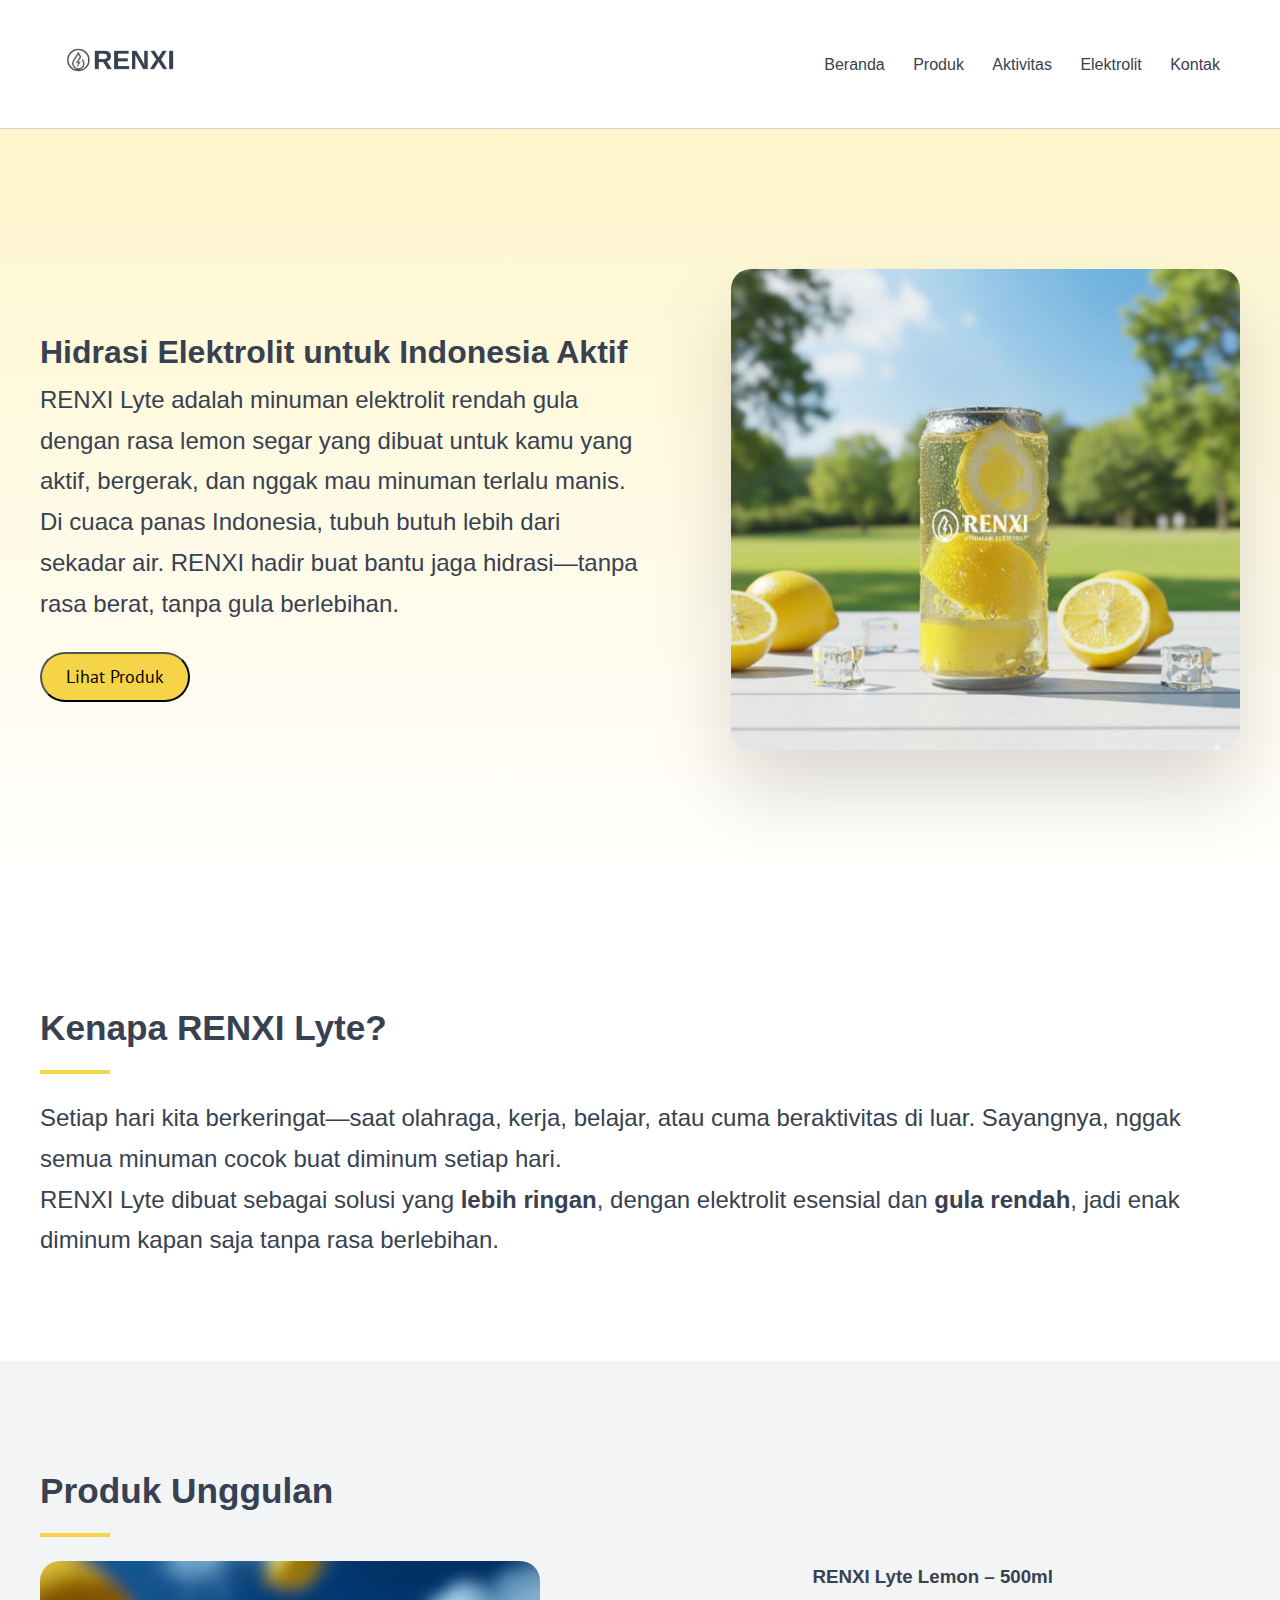
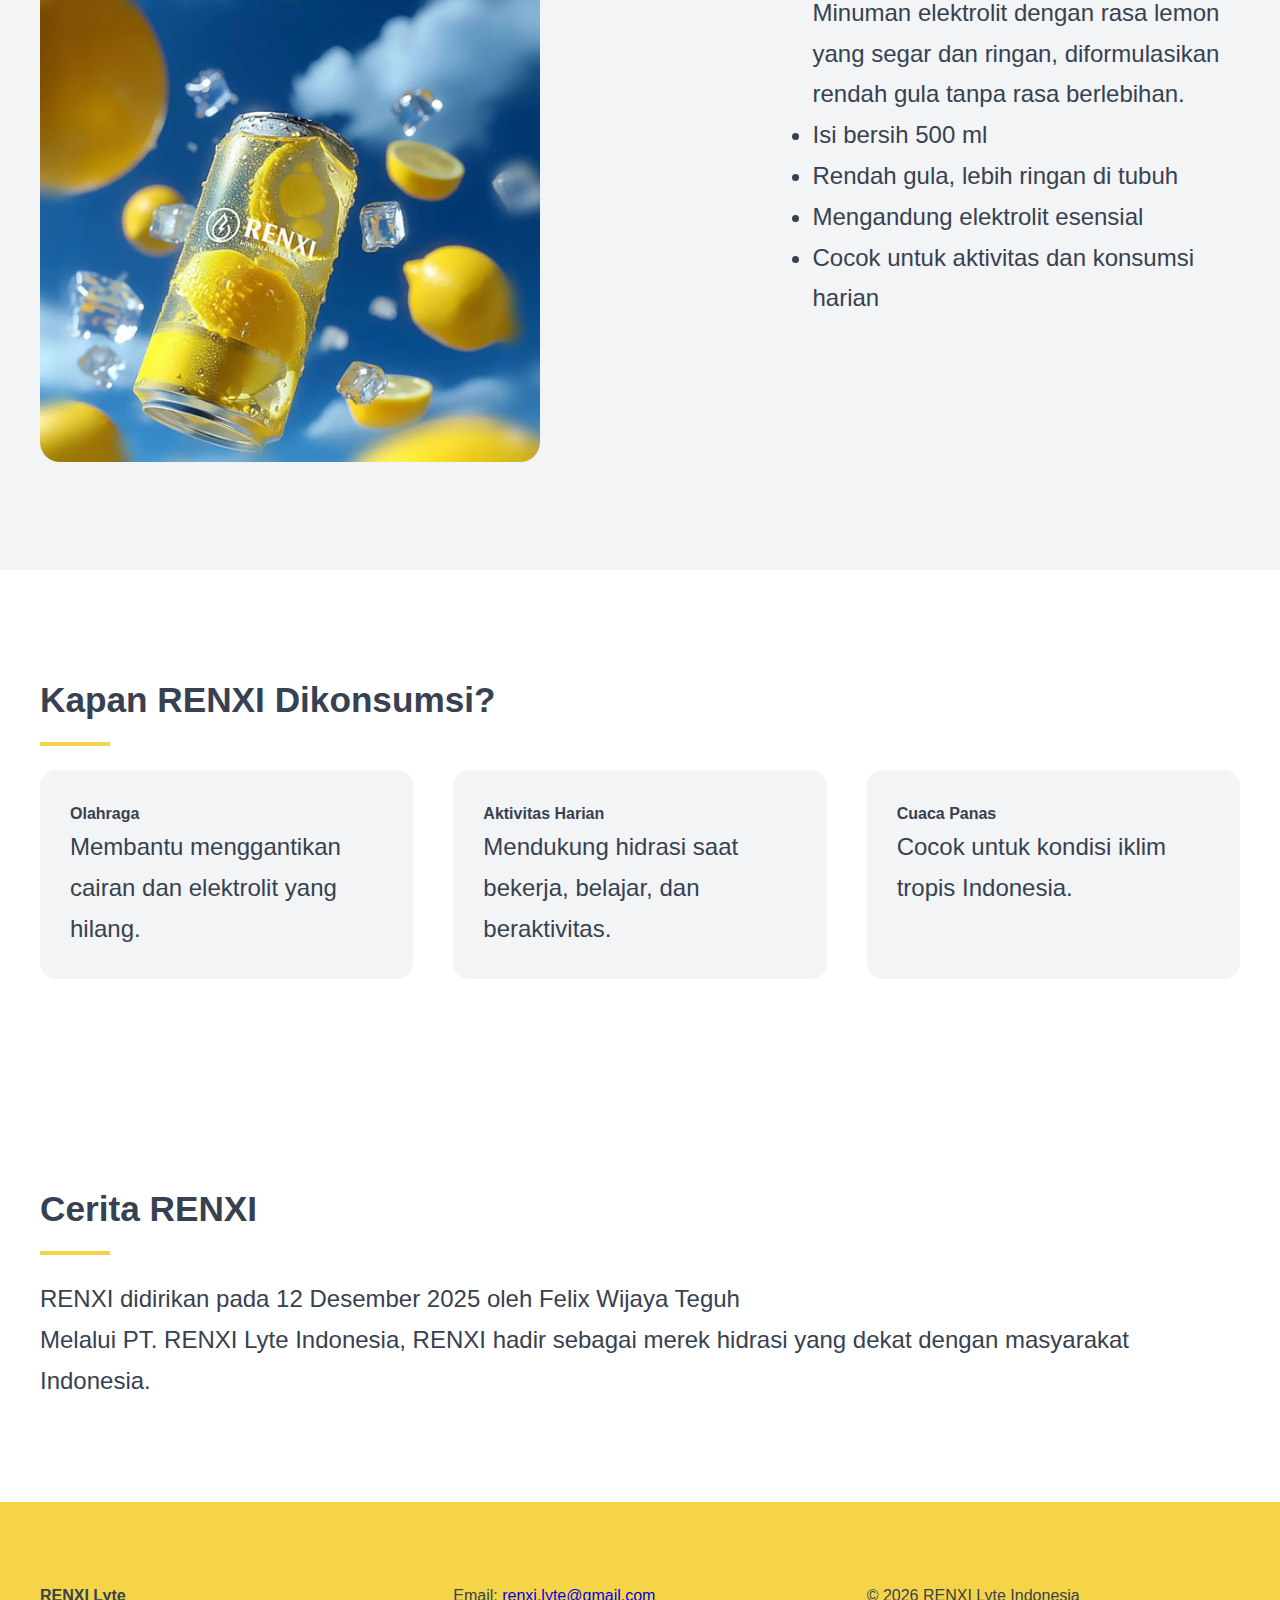
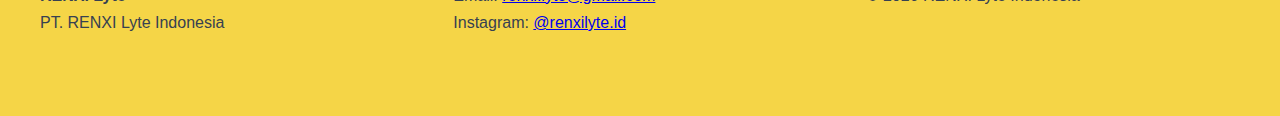
<file: index.html>
<!DOCTYPE html>
<html lang="id">
<head>
  <meta charset="UTF-8">
  <meta name="viewport" content="width=device-width, initial-scale=1.0">
  <title>RENXI Lyte | Minuman Elektrolit Indonesia</title>
  <link rel="stylesheet" href="style.css">
  <link rel="preconnect" href="https://fonts.googleapis.com">
  <link rel="preconnect" href="https://fonts.gstatic.com" crossorigin>
  <link href="https://fonts.googleapis.com/css2?family=PT+Sans:ital,wght@0,400;0,700;1,400;1,700&display=swap" rel="stylesheet">
  <link rel="icon" type="image/png" href="images/Logo 3.png">
</head>
<body>

<!-- ================= HEADER ================= -->
<header class="global-header">
  <div class="header-container">
    <a herf="index.html"><img srcset="images/Logo2.jpg" style="width: 120px; height: auto;"></a>
    <nav class="main-navigation">
      <a href="index.html">Beranda</a>
      <a href="product.html">Produk</a>
      <a href="activity.html">Aktivitas</a>
      <a href="science.html">Elektrolit</a>
      <a href="contact.html">Kontak</a>
    </nav>
  </div>
</header>

<!-- ================= HERO ================= -->
<section class="hero-section">
  <div class="hero-inner">
    <div class="hero-text">
      <h1>Hidrasi Elektrolit untuk Indonesia Aktif</h1>
      <p>
        RENXI Lyte adalah minuman elektrolit rendah gula dengan rasa lemon segar
yang dibuat untuk kamu yang aktif, bergerak, dan nggak mau minuman terlalu manis.
      </p>
      <p>
        Di cuaca panas Indonesia, tubuh butuh lebih dari sekadar air.
RENXI hadir buat bantu jaga hidrasi—tanpa rasa berat, tanpa gula berlebihan.
      </p>
      <br>
      <button class="view" onclick="location.href='product.html'">Lihat Produk</button>
    </div>

    <div class="hero-visual">
      <!-- GANTI GAMBAR DI SINI -->
      <img src="images/Bottle.jpeg" alt="RENXI Lyte Lemon 500ml" style="border-width: 1px;">
    </div>
  </div>
</section>

<!-- ================= INTRO ================= -->
<section class="section section-introduction">
  <div class="section-container">
    <h2>Kenapa RENXI Lyte?</h2>
    <p>
      Setiap hari kita berkeringat—saat olahraga, kerja, belajar, atau cuma beraktivitas di luar.
Sayangnya, nggak semua minuman cocok buat diminum setiap hari.
    </p>
    <p>
      RENXI Lyte dibuat sebagai solusi yang <b>lebih ringan</b>,
dengan elektrolit esensial dan <b>gula rendah</b>,
jadi enak diminum kapan saja tanpa rasa berlebihan.
    </p>
  </div>
</section>

<!-- ================= PRODUCT ================= -->
<section class="section section-product-highlight">
  <div class="section-container">
    <h2>Produk Unggulan</h2>

    <div class="product-highlight-grid">
      <div>
        <img src="images/renxi 500ml.jpg" alt="RENXI Lemon" style="width: 500px; border-radius: 20px;">
      </div>

      <div>
        <h3>RENXI Lyte Lemon – 500ml</h3>
        <p>
          Minuman elektrolit dengan rasa lemon
          yang segar dan ringan,
          diformulasikan rendah gula tanpa rasa berlebihan.
        </p>
        <ul>
          <li>Isi bersih 500 ml</li>
          <li>Rendah gula, lebih ringan di tubuh</li>
          <li>Mengandung elektrolit esensial</li>
          <li>Cocok untuk aktivitas dan konsumsi harian</li>
        </ul>
      </div>
    </div>
  </div>
</section>

<!-- ================= USAGE ================= -->
<section class="section">
  <div class="section-container">
    <h2>Kapan RENXI Dikonsumsi?</h2>

    <div class="usage-grid">
      <div class="usage-item">
        <h4>Olahraga</h4>
        <p>
          Membantu menggantikan cairan
          dan elektrolit yang hilang.
        </p>
      </div>

      <div class="usage-item">
        <h4>Aktivitas Harian</h4>
        <p>
          Mendukung hidrasi saat bekerja,
          belajar, dan beraktivitas.
        </p>
      </div>

      <div class="usage-item">
        <h4>Cuaca Panas</h4>
        <p>
          Cocok untuk kondisi iklim tropis
          Indonesia.
        </p>
      </div>
    </div>
  </div>
</section>

<!-- ================= STORY ================= -->
<section class="section">
  <div class="section-container">
    <h2>Cerita RENXI</h2>
    <p>
      RENXI didirikan pada 12 Desember 2025
      oleh Felix Wijaya Teguh
    </p>
    <p>
      Melalui PT. RENXI Lyte Indonesia,
      RENXI hadir sebagai merek hidrasi
      yang dekat dengan masyarakat Indonesia.
    </p>
  </div>
</section>

<!-- ================= FOOTER ================= -->
<footer class="global-footer">
  <div class="footer-container">
    <div>
      <strong>RENXI Lyte</strong><br>
      PT. RENXI Lyte Indonesia
    </div>
    <div>
      Email: <a href="mailto:renxi.lyte@gmail.com">renxi.lyte@gmail.com</a><br>
      Instagram: <a href="https://www.instagram.com/renxilyte.id/">@renxilyte.id</a>
    </div>
    <div>
      © 2026 RENXI Lyte Indonesia
    </div>
  </div>
</footer>

</body>
</html>
</file>
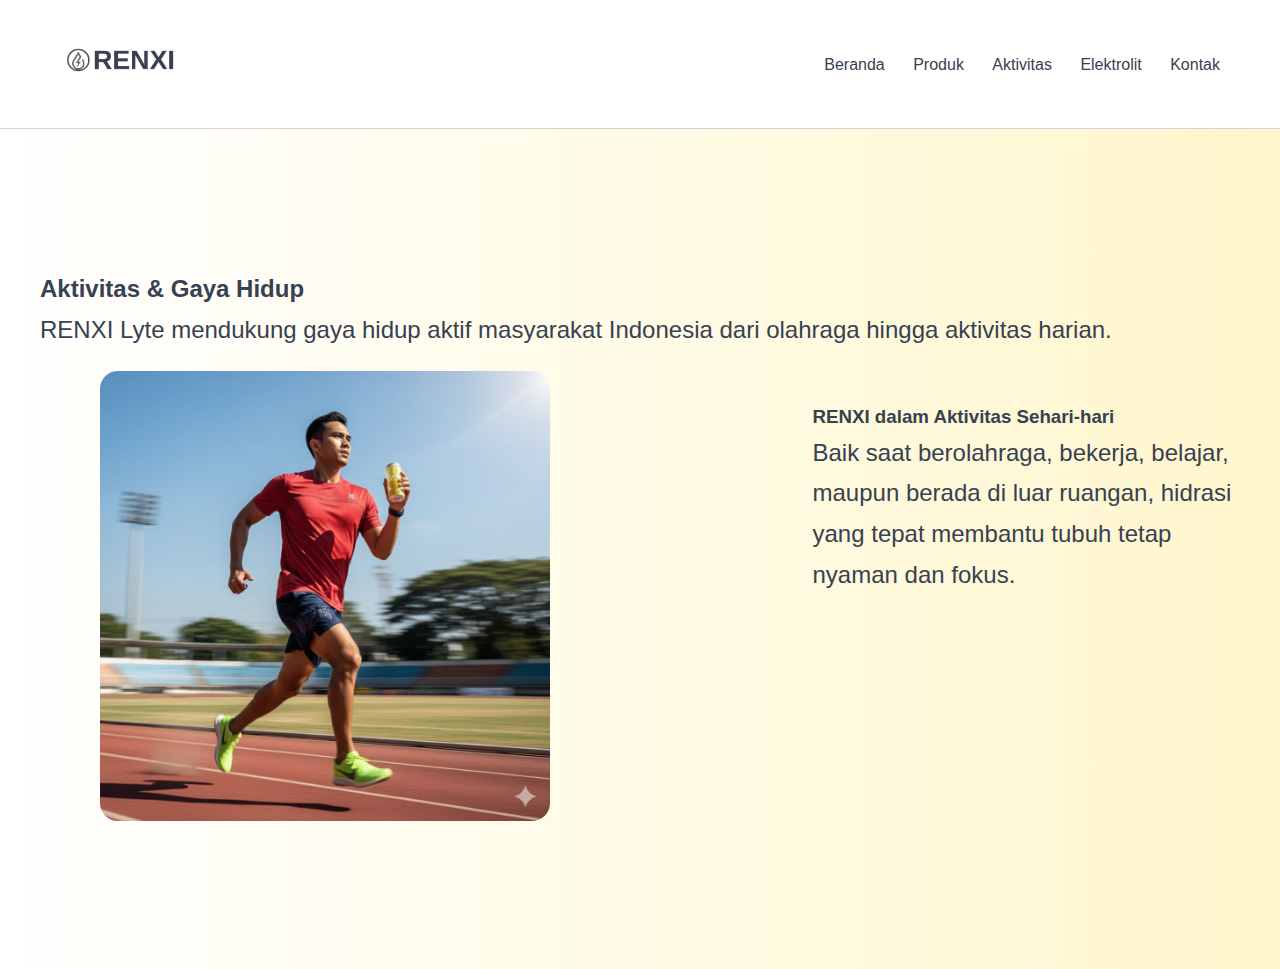
<file: activity.html>
<!DOCTYPE html>
<html lang="id">
<head>
  <meta charset="UTF-8">
  <title>Aktivitas | RENXI Lyte</title>
  <link rel="stylesheet" href="style.css">
  <link rel="icon" type="image/png" href="images/Logo 3.png">
</head>
<body>

<header class="global-header">
  <div class="header-container">
    <a herf="index.html"><img srcset="images/Logo2.jpg" style="width: 120px;"></a>
    <nav class="main-navigation">
      <a href="index.html">Beranda</a>
      <a href="product.html">Produk</a>
      <a href="activity.html">Aktivitas</a>
      <a href="science.html">Elektrolit</a>
      <a href="contact.html">Kontak</a>
    </nav>
  </div>
</header>

<section class="hero-section3">
  <div class="section-container">
    <h2>Aktivitas & Gaya Hidup</h2>
    <p>RENXI Lyte mendukung gaya hidup aktif masyarakat Indonesia dari olahraga hingga aktivitas harian.</p>
    <div class="product-highlight-grid">
      <div style="padding-left: 60px; padding-top: 20px;">
        <img src="images/Activity.jpeg" alt="RENXI Lemon" style="width: 450px; border-radius: 18px;">
      </div>

      <div style="padding-top: 50px;">
        <h3>RENXI dalam Aktivitas Sehari-hari</h3>
        <p>
          
Baik saat berolahraga, bekerja, belajar, maupun berada di luar ruangan, hidrasi yang tepat membantu tubuh tetap nyaman dan fokus.
        </p>
      </div>
    </div>
  </div>
</section>

</body>
</html>
</file>
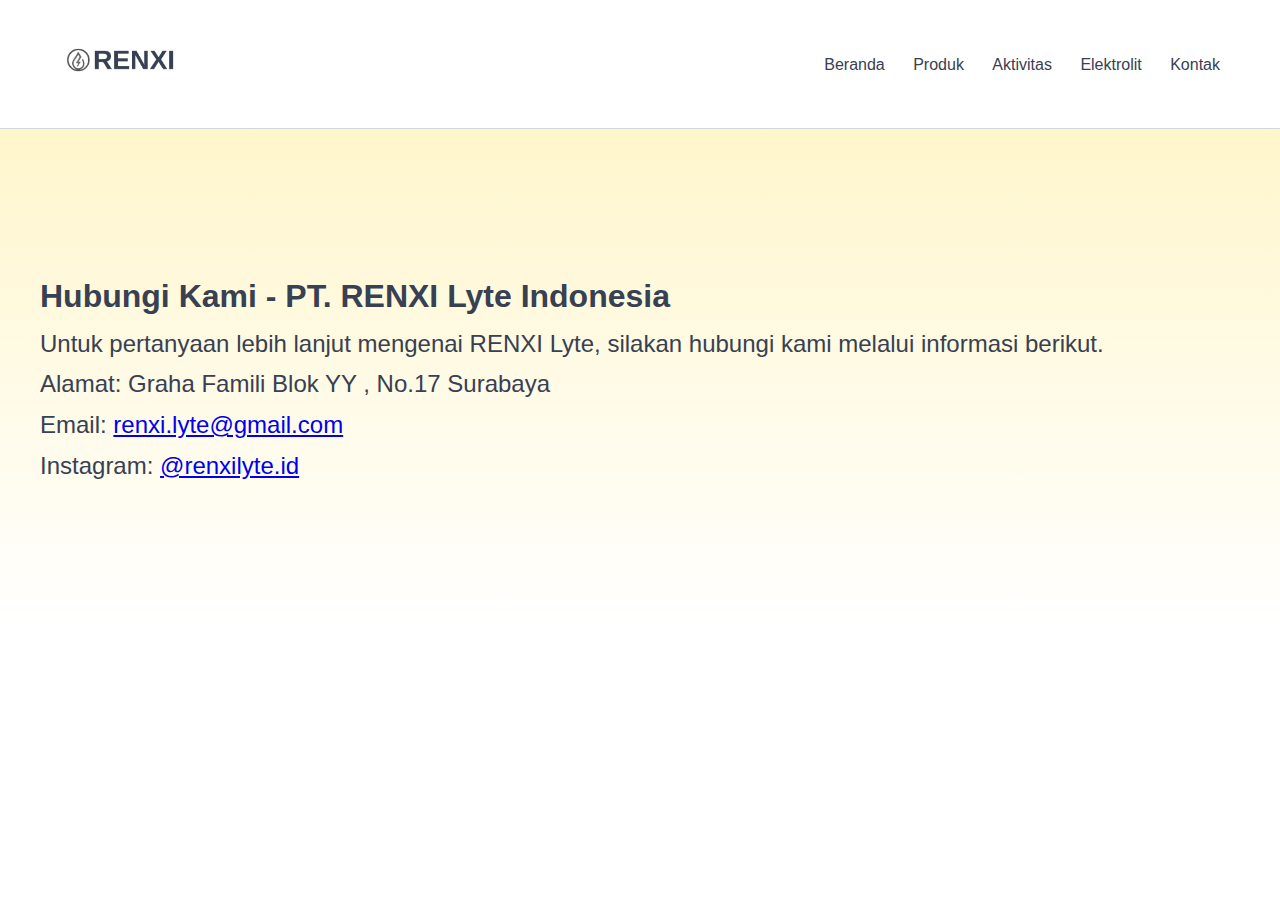
<file: contact.html>
<!DOCTYPE html>
<html lang="id">
<head>
  <meta charset="UTF-8">
  <title>Kontak | RENXI Lyte</title>
  <link rel="stylesheet" href="style.css">
  <link rel="icon" type="image/png" href="images/Logo 3.png">
</head>
<body>

<header class="global-header">
  <div class="header-container">
    <a herf="index.html"><img srcset="images/Logo2.jpg" style="width: 120px;"></a>
    <nav class="main-navigation">
      <a href="index.html">Beranda</a>
      <a href="product.html">Produk</a>
      <a href="activity.html">Aktivitas</a>
      <a href="science.html">Elektrolit</a>
      <a href="contact.html">Kontak</a>
    </nav>
  </div>
</header>

<section class="hero-section">
  <div class="section-container">
    <h1>Hubungi Kami - PT. RENXI Lyte Indonesia</h1>
    <p style="font-size: 24px;">
      Untuk pertanyaan lebih lanjut mengenai RENXI Lyte,
      silakan hubungi kami melalui informasi berikut.
    </p>

    <div style="font-size: 24px;">
      Alamat: Graha Famili Blok YY , No.17 Surabaya <br>
      Email: <a href="mailto:renxi.lyte@gmail.com">renxi.lyte@gmail.com</a><br>
      Instagram: <a href="https://www.instagram.com/renxilyte.id/">@renxilyte.id</a>
      
    </div>
  </div>
</section>

</body>
</html>
</file>
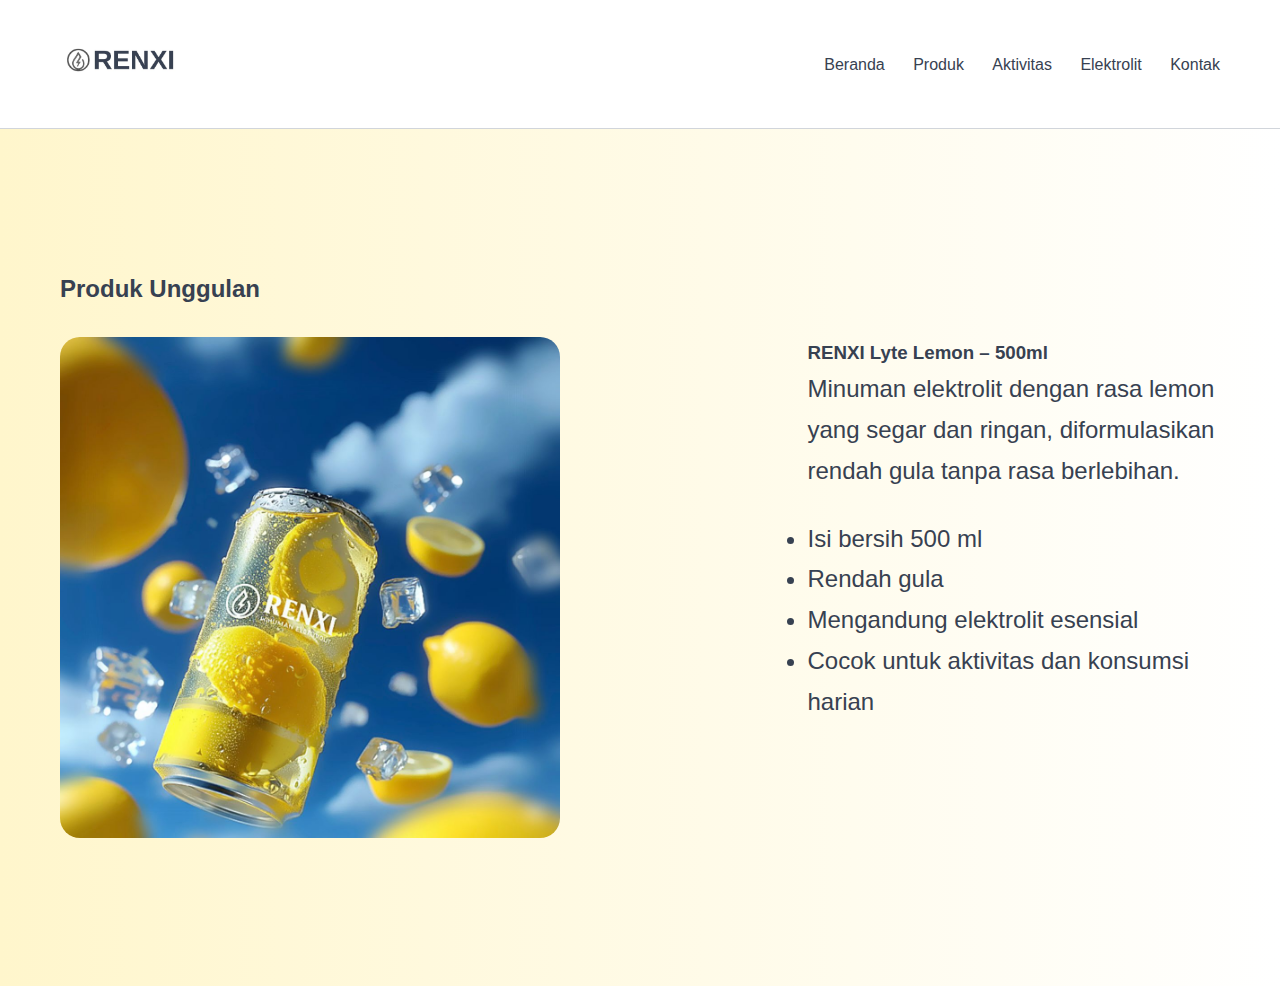
<file: product.html>
<!DOCTYPE html>
<html lang="id">
<head>
  <meta charset="UTF-8">
  <title>Produk | RENXI Lyte</title>
  <link rel="stylesheet" href="style.css">
  <link rel="icon" type="image/png" href="images/Logo 3.png">
</head>
<body>

<header class="global-header">
  <div class="header-container">
    <a herf="index.html"><img srcset="images/Logo2.jpg" style="width: 120px;"></a>
    <nav class="main-navigation">
      <a href="index.html">Beranda</a>
      <a href="product.html">Produk</a>
      <a href="activity.html">Aktivitas</a>
      <a href="science.html">Elektrolit</a>
      <a href="contact.html">Kontak</a>
    </nav>
  </div>
</header>

<section class="hero-section2">
  <div class="section-container">
    <h2>Produk Unggulan</h2>
    <br>
    <div class="product-highlight-grid">
      <div>
        <img src="images/renxi 500ml.jpg" alt="RENXI Lemon" style="width: 500px; border-radius: 20px;">
      </div>

      <div>
        <h3>RENXI Lyte Lemon – 500ml</h3>
        <p>
          Minuman elektrolit dengan rasa lemon
          yang segar dan ringan,
          diformulasikan rendah gula tanpa rasa berlebihan.
        </p>
        <br>
        <ul>
          <li>Isi bersih 500 ml</li>
          <li>Rendah gula</li>
          <li>Mengandung elektrolit esensial</li>
          <li>Cocok untuk aktivitas dan konsumsi harian</li>
        </ul>
      </div>
    </div>
  </div>
</section>

</body>
</html>
</file>
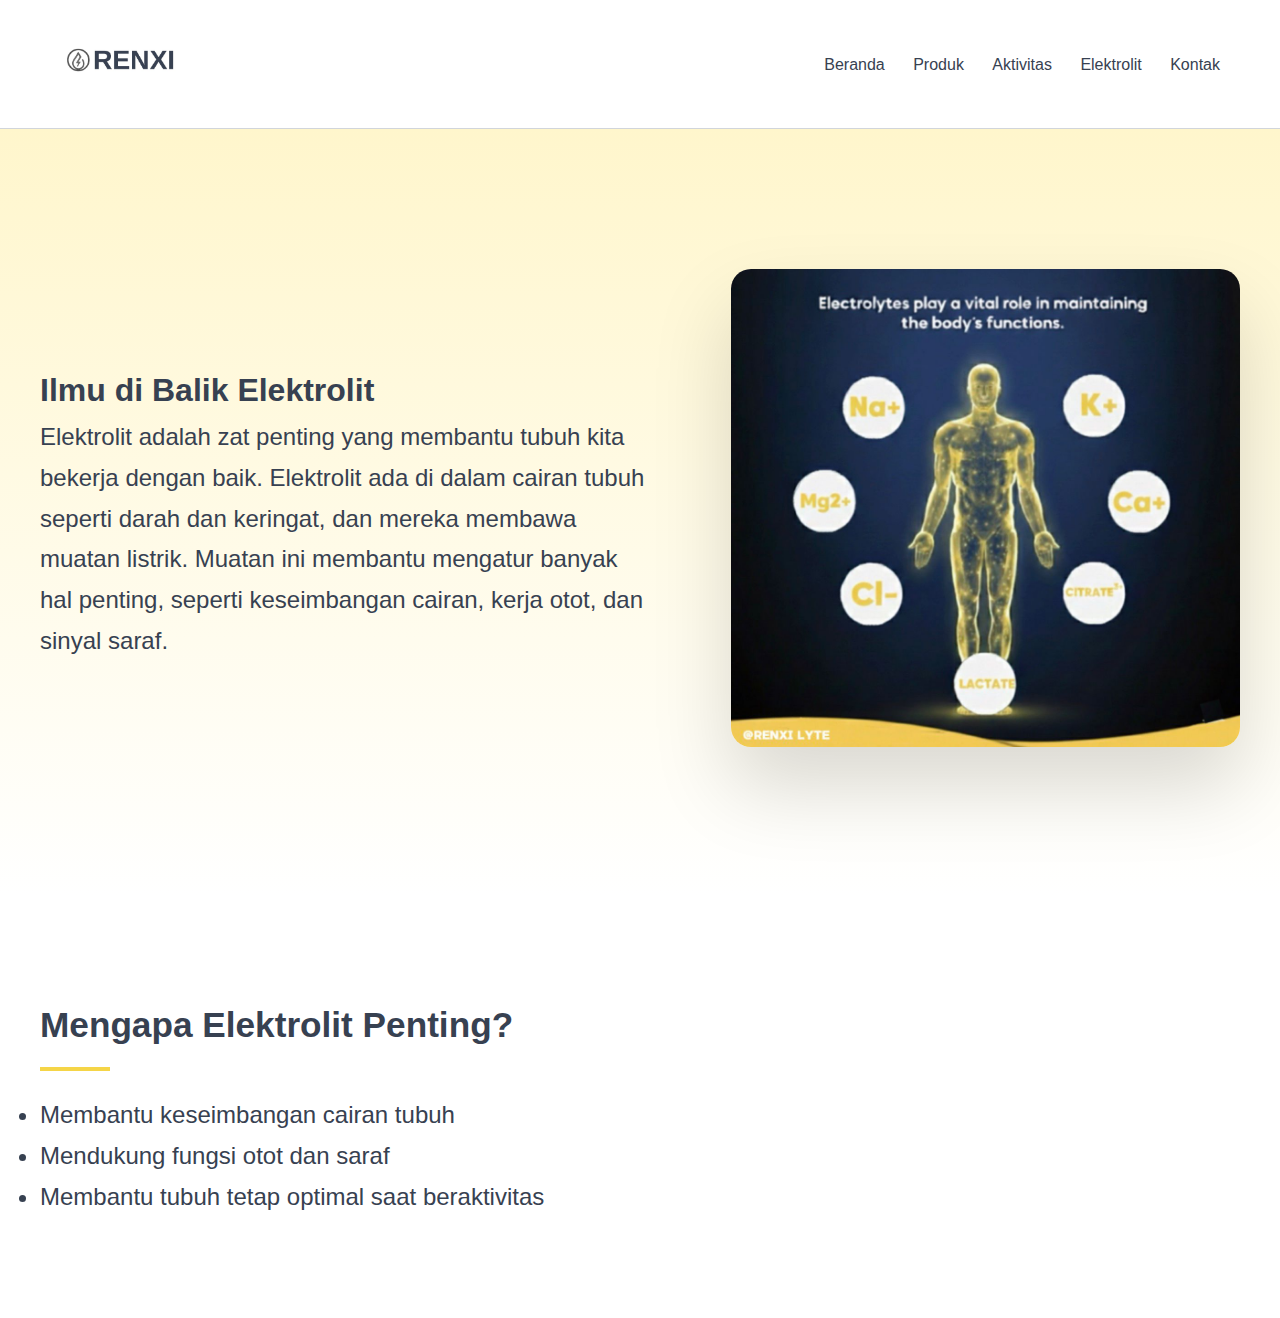
<file: science.html>
<!DOCTYPE html>
<html lang="id">
<head>
  <meta charset="UTF-8">
  <title>Elektrolit | RENXI Lyte</title>
  <link rel="stylesheet" href="style.css">
  <link rel="icon" type="image/png" href="images/Logo 3.png">
</head>
<body>

<header class="global-header">
  <div class="header-container">
    <a herf="index.html"><img srcset="images/Logo2.jpg" style="width: 120px;"></a>
    <nav class="main-navigation">
      <a href="index.html">Beranda</a>
      <a href="product.html">Produk</a>
      <a href="activity.html">Aktivitas</a>
      <a href="science.html">Elektrolit</a>
      <a href="contact.html">Kontak</a>
    </nav>
  </div>
</header>

<section class="hero-section">
  <div class="hero-inner">
    <div class="hero-text">
      <h1>Ilmu di Balik Elektrolit</h1>
      <p>
        Elektrolit adalah zat penting yang membantu tubuh kita bekerja dengan baik. Elektrolit ada di dalam cairan tubuh seperti darah dan keringat, dan mereka membawa muatan listrik. Muatan ini membantu mengatur banyak hal penting, seperti keseimbangan cairan, kerja otot, dan sinyal saraf.
      </p>
    </div>
    <div class="hero-visual">
      <!-- GANTI GAMBAR DI SINI -->
      <img src="images/Electrolite.jpeg" alt="RENXI Lyte Lemon 500ml" style="border-width: 1px;">
    </div>
  </div>
</section>
<section class="section section-introduction">
  <div class="section-container">
    <h2>Mengapa Elektrolit Penting?</h2>
    <ul>
      <li>Membantu keseimbangan cairan tubuh</li>
      <li>Mendukung fungsi otot dan saraf</li>
      <li>Membantu tubuh tetap optimal saat beraktivitas</li>
    </ul>
  </div>
</section>
</body>
</html>
</file>
<file: style.css>
:root {
  --yellow: #f5d547;
  --yellow-soft: #fff6cc;
  --white: #ffffff;
  --gray-100: #f3f4f6;
  --gray-300: #d1d5db;
  --gray-700: #374151;
  --gray-900: #111827;

  --max-width: 1200px;
}

/* RESET */
* {
  margin: 0;
  padding: 0;
  box-sizing: border-box;
}

body {
  font-family: Arial, Helvetica, sans-serif;
  background: var(--white);
  color: var(--gray-700);
  line-height: 1.7;
}

/* HEADER */
.global-header {
  position: sticky;
  top: -0.1;
  background: var(--white);
  border-bottom: 1px solid var(--gray-300);
}

.header-container {
  max-width: var(--max-width);
  margin: auto;
  padding: 20px;
  display: flex;
  justify-content: space-between;
  align-items: center;
}

.logo {
  font-weight: 900;
  font-size: 1.6rem;
}

.main-navigation a {
  margin-left: 24px;
  text-decoration: none;
  color: var(--gray-700);
}

/* HERO */
.hero-section {
  background: linear-gradient(180deg, var(--yellow-soft), var(--white));
  padding: 140px 20px;
}

.hero-section2 {
  background: linear-gradient(90deg, var(--yellow-soft), var(--white));
  padding: 140px 60px;
}

.hero-section3 {
  background: linear-gradient(-90deg, var(--yellow-soft), var(--white));
  padding: 140px 20px;
}

.hero-inner {
  max-width: var(--max-width);
  margin: auto;
  display: grid;
  grid-template-columns: 1.2fr 1fr;
  gap: 80px;
  align-items: center;
}

.hero-visual img {
  width: 100%;
  border-radius: 20px;
  box-shadow: 0 40px 80px rgba(0,0,0,0.15);
}

/* SECTIONS */
.section {
  padding: 100px 20px;
}

.section-container {
  max-width: var(--max-width);
  margin: auto;
}

.section h2 {
  font-size: 2.2rem;
  margin-bottom: 24px;
}

.section h2::after {
  content: "";
  display: block;
  width: 70px;
  height: 4px;
  background: var(--yellow);
  margin-top: 12px;
}

/* PRODUCT */
.section-product-highlight {
  background: var(--gray-100);
}

.product-highlight-grid {
  display: grid;
  grid-template-columns: 2fr 1.2fr;
  gap: 60px;
}

/* USAGE */
.usage-grid {
  display: grid;
  grid-template-columns: repeat(3, 1fr);
  gap: 40px;
}

.usage-item {
  background: var(--gray-100);
  padding: 30px;
  border-radius: 16px;
}
p {
  font-size: 24px;
}

ul{
  font-size: 24px;
}
/* FOOTER */
.global-footer {
  background: var(--yellow);
  padding: 80px 20px;
}

.footer-container {
  max-width: var(--max-width);
  margin: auto;
  display: grid;
  grid-template-columns: repeat(3, 1fr);
  gap: 40px;
}

.view {
  border-radius: 25px;
  height: 50px;
  width: 150px;
  font-family: "PT Sans", sans-serif;
  font-weight: 400;
  font-style: normal;
  font-size: 18px;
  background-color: #f5d547;
  transition: all 0.5s ease-in-out;
}

.view :after {
  content: '\00bb';
  position: absolute;
  opacity: 0;
  top: 0;
  transition: 0.5s;
}

.view:hover {
  font-size: 20px;
}

.view:hover :after {
  opacity: 1;
  right: 0;
}

/* RESPONSIVE */
@media (max-width: 900px) {
  .hero-inner,
  .product-highlight-grid {
    grid-template-columns: 1fr;
  }

  .usage-grid {
    grid-template-columns: 1fr;
  }
}
</file>
